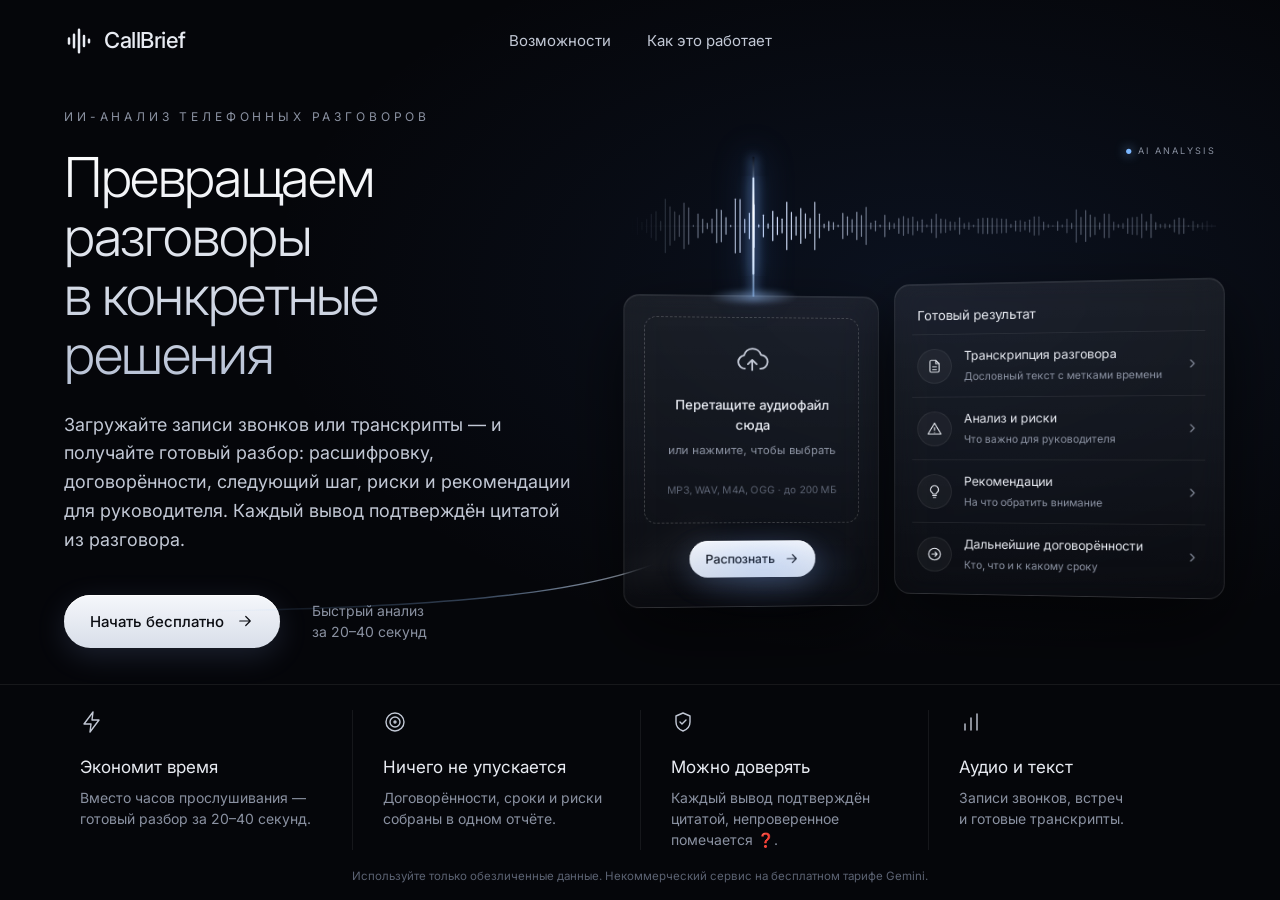
<file: static/index.html>
<!doctype html>
<html lang="ru">
<head>
<meta charset="utf-8">
<meta name="viewport" content="width=device-width, initial-scale=1">
<title>CallBrief — ИИ-анализ разговоров с клиентами</title>
<link rel="preconnect" href="https://fonts.googleapis.com">
<link rel="preconnect" href="https://fonts.gstatic.com" crossorigin>
<link href="https://fonts.googleapis.com/css2?family=Inter:wght@300;400;500;600&display=swap" rel="stylesheet">
<style>
  :root {
    --bg: #05060a;
    --line: rgba(255, 255, 255, .07);
    --line-2: rgba(255, 255, 255, .12);
    --text: #e8ebf2;
    --text-2: #c2c8d5;
    --muted: #8a91a1;
    --dim: #5b6272;
    --accent: #7cb8ff;
    --glow: rgba(96, 165, 255, .45);
    --ok: #3dd6a8;
    --ok-bg: rgba(61, 214, 168, .1);
    --ok-line: rgba(61, 214, 168, .28);
    --miss: #f2b35b;
    --miss-bg: rgba(242, 179, 91, .1);
    --miss-line: rgba(242, 179, 91, .28);
    --high: #ff6f6f;
    --med: #f2b35b;
    --low: #86b8a2;
    --manager: #8f9bff;
    --client: #f2f4f8;
    --radius: 18px;
    --font: "Inter", system-ui, -apple-system, "Segoe UI", Roboto, Arial, sans-serif;
  }
  * { box-sizing: border-box; }
  [hidden] { display: none !important; }
  html { scroll-behavior: smooth; }
  body { margin: 0; background: var(--bg); color: var(--text); font: 15px/1.55 var(--font); -webkit-font-smoothing: antialiased; }
  a { color: inherit; text-decoration: none; }
  button { font: inherit; color: inherit; cursor: pointer; }
  button:disabled { opacity: .45; cursor: not-allowed; }
  .i { width: 18px; height: 18px; flex: none; stroke: currentColor; fill: none; stroke-width: 1.6; stroke-linecap: round; stroke-linejoin: round; }
  .logo-mark { width: 30px; height: 30px; stroke: currentColor; stroke-width: 2; stroke-linecap: round; fill: none; }
  .brand { display: inline-flex; align-items: center; gap: 10px; font-size: 22px; font-weight: 500; letter-spacing: -.02em; }

  /* ---------- Кнопки ---------- */
  .btn-pill { display: inline-flex; align-items: center; gap: 12px; background: linear-gradient(180deg, #f5f7fb, #d8dee9); color: #0b0d12;
    border: 0; border-radius: 999px; padding: 15px 26px; font-weight: 500; font-size: 15px;
    box-shadow: 0 8px 30px rgba(160, 190, 255, .15), inset 0 1px 0 #fff; transition: transform .15s, box-shadow .15s; }
  .btn-pill:hover:not(:disabled) { transform: translateY(-1px); box-shadow: 0 12px 40px rgba(160, 190, 255, .28), inset 0 1px 0 #fff; }
  .btn-pill.sm { padding: 10px 18px; font-size: 14px; gap: 10px; }
  .btn-outline { border: 1px solid var(--line-2); background: rgba(255, 255, 255, .03); padding: 10px 20px; border-radius: 14px; font-size: 15px; transition: background .2s; }
  .btn-outline:hover { background: rgba(255, 255, 255, .07); }
  .btn-ghost { display: inline-flex; align-items: center; gap: 10px; padding: 11px 18px; border-radius: 12px; border: 1px solid var(--line-2);
    background: rgba(255, 255, 255, .03); font-size: 14px; white-space: nowrap; transition: background .2s; }
  .btn-ghost:hover:not(:disabled) { background: rgba(255, 255, 255, .07); }
  .btn-ghost.icon { padding: 11px 13px; }
  .btn-ghost.danger { color: #ff9d9d; }
  .icon-btn { border: 1px solid var(--line); background: rgba(255, 255, 255, .04); border-radius: 10px; width: 36px; height: 36px; display: grid; place-items: center; flex: none; }
  .icon-btn:hover { background: rgba(255, 255, 255, .08); }
  .link-btn { background: none; border: 0; color: var(--accent); font-size: 13px; display: inline-flex; gap: 6px; align-items: center; padding: 0; }
  .link-btn:hover { text-decoration: underline; }
  .link-btn .i { width: 14px; height: 14px; }

  /* ================= ЛЕНДИНГ ================= */
  /* Один экран без прокрутки: шапка, первый экран и полоса преимуществ */
  .landing { position: relative; height: 100vh; height: 100dvh; min-height: 600px; display: flex; flex-direction: column; overflow: hidden;
    background: radial-gradient(1100px 620px at 72% 32%, rgba(60, 110, 200, .11), transparent 60%), var(--bg); }
  .wrap { width: 100%; max-width: 1360px; margin: 0 auto; padding-inline: clamp(16px, 5vw, 72px); }
  .l-header { display: grid; grid-template-columns: 1fr auto 1fr; align-items: center; gap: 24px; height: clamp(64px, 9vh, 88px); flex: none; }
  .l-nav { display: flex; gap: 36px; }
  .l-nav button { background: none; border: 0; color: var(--text-2); font-size: 15px; padding: 6px 0; transition: color .2s; }
  .l-nav button:hover, .l-nav button[aria-expanded="true"] { color: #fff; }

  .hero { flex: 1; min-height: 0; display: grid; grid-template-columns: minmax(0, 1fr) minmax(0, 1.12fr); gap: clamp(20px, 3vw, 48px); align-items: center; padding-block: 1vh 2vh; }
  .eyebrow { font-size: 12px; letter-spacing: .32em; text-transform: uppercase; color: var(--muted); }
  .hero h1 { font-weight: 300; font-size: clamp(34px, min(4.3vw, 7.2vh), 66px); line-height: 1.07; letter-spacing: -.025em; margin: clamp(12px, 2.4vh, 22px) 0 clamp(14px, 3vh, 28px);
    background: linear-gradient(180deg, #fff, #b7c1d5); -webkit-background-clip: text; background-clip: text; color: transparent; }
  .lead { font-size: clamp(15px, 2.1vh, 18px); line-height: 1.6; color: var(--text-2); max-width: 520px; margin: 0 0 clamp(20px, 4.5vh, 40px); }
  .hero-cta { display: flex; align-items: center; gap: 32px; flex-wrap: wrap; }
  .cta-note { color: var(--muted); font-size: 14px; line-height: 1.5; }

  /* Визуал: сцена фиксированного размера, масштабируется под свободное место */
  .hero-visual { position: relative; height: 100%; min-height: 0; }
  .hv-stage { position: absolute; left: 50%; top: 50%; width: 680px; height: 540px; transform: translate(-50%, -50%) scale(var(--s, 1)); transform-origin: center; }
  .hv-badge { position: absolute; right: 0; top: 0; font-size: 10.5px; letter-spacing: .22em; color: var(--muted); display: flex; align-items: center; gap: 8px; }
  .hv-badge .dot { width: 6px; height: 6px; border-radius: 50%; background: var(--accent); box-shadow: 0 0 12px var(--accent); }
  .hv-wave { position: absolute; left: 0; top: 36px; width: 100%; height: 116px; pointer-events: none; }
  .hv-beam { position: absolute; top: 14px; height: 160px; width: 2px; left: 145px; border-radius: 2px; pointer-events: none;
    background: linear-gradient(180deg, rgba(160, 200, 255, 0), rgba(170, 205, 255, .6) 18%, #fff 40%, #e2eeff 62%, rgba(140, 190, 255, .7));
    box-shadow: 0 0 12px 1px rgba(120, 175, 255, .75), 0 0 42px 6px rgba(90, 150, 255, .22); }
  .hv-hit { position: absolute; width: 150px; height: 28px; pointer-events: none;
    background: radial-gradient(50% 50% at 50% 50%, rgba(160, 200, 255, .5), transparent 70%); filter: blur(3px); }
  .hv-curve { position: absolute; left: -75%; top: 250px; width: 150%; height: 300px; pointer-events: none; }
  .hv-cards { position: absolute; left: 0; right: 0; top: 176px; display: grid; grid-template-columns: 0.92fr 1.18fr; gap: 18px; perspective: 1400px; }
  .glass-card { background: linear-gradient(180deg, rgba(255, 255, 255, .065), rgba(255, 255, 255, .015)); border: 1px solid rgba(255, 255, 255, .11);
    border-radius: 18px; box-shadow: 0 30px 80px rgba(0, 0, 0, .65), inset 0 1px 0 rgba(255, 255, 255, .07);
    -webkit-backdrop-filter: blur(14px); backdrop-filter: blur(14px); }
  .hv-upload { padding: 24px 22px 22px; display: flex; flex-direction: column; align-items: center; gap: 20px; transform: rotateY(5deg); transform-origin: right center; }
  .hv-upload .drop { min-height: 230px; }
  .hv-result { padding: 20px 20px 10px; transform: rotateY(-9deg) translateY(-14px); transform-origin: left center; }
  .hv-title { font-size: 15px; margin: 4px 6px 10px; }
  .hv-row { display: flex; align-items: center; gap: 14px; padding: 13px 6px; border-top: 1px solid var(--line); }
  .hv-ico { width: 40px; height: 40px; border-radius: 50%; display: grid; place-items: center; background: rgba(255, 255, 255, .04); border: 1px solid var(--line); flex: none; }
  .hv-row strong { display: block; font-weight: 400; font-size: 14px; }
  .hv-row small { color: var(--muted); font-size: 12px; }
  .hv-row .chev { margin-left: auto; color: var(--muted); width: 16px; height: 16px; }
  .hv-floor { position: absolute; left: 0; width: 46%; bottom: -24px; height: 110px;
    background: radial-gradient(50% 55% at 50% 30%, rgba(120, 170, 255, .28), transparent 70%); filter: blur(12px); pointer-events: none; }

  .strip { flex: none; display: grid; grid-template-columns: repeat(4, 1fr); border-top: 1px solid var(--line); padding-block: clamp(14px, 2.8vh, 32px) clamp(10px, 2vh, 22px); }
  .strip-item { padding: 0 30px; border-left: 1px solid var(--line); }
  .strip-item:first-child { border-left: 0; padding-left: 16px; }
  .strip-item .i { width: 24px; height: 24px; color: var(--text-2); stroke-width: 1.4; }
  .strip h3 { font-weight: 400; font-size: clamp(15px, 2vh, 17px); margin: clamp(8px, 1.6vh, 16px) 0 6px; }
  .strip p { color: var(--muted); margin: 0; font-size: clamp(12.5px, 1.7vh, 14px); line-height: 1.5; }
  .l-note { flex: none; text-align: center; color: var(--dim); font-size: 11.5px; padding-bottom: clamp(8px, 1.6vh, 16px); }

  /* Всплывающие окна «Возможности» и «Как это работает» */
  .modal-back { position: fixed; inset: 0; z-index: 40; display: grid; place-items: center; padding: 24px 16px;
    background: rgba(3, 4, 8, .62); -webkit-backdrop-filter: blur(8px); backdrop-filter: blur(8px); animation: fade .2s ease; }
  .modal { position: relative; width: min(1000px, 100%); max-height: calc(100vh - 48px); overflow: auto; padding: clamp(22px, 3vw, 36px);
    background: linear-gradient(180deg, rgba(20, 24, 34, .97), rgba(10, 12, 18, .97)); animation: pop .22s ease; }
  .modal-close { position: absolute; top: 16px; right: 16px; }
  .modal-note { color: var(--muted); font-size: 13px; margin: 22px 0 0; }
  @keyframes fade { from { opacity: 0; } }
  @keyframes pop { from { opacity: 0; transform: translateY(10px) scale(.98); } }
  .section-head { max-width: 680px; margin-bottom: 26px; padding-right: 44px; }
  .section-head h2 { font-weight: 300; font-size: clamp(26px, 3vw, 38px); letter-spacing: -.02em; line-height: 1.15; margin: 12px 0 10px; }
  .section-head p { color: var(--muted); margin: 0; font-size: 15px; }
  .feature-grid { display: grid; grid-template-columns: repeat(3, 1fr); gap: 18px; }
  .feature { padding: 26px; border-radius: var(--radius); border: 1px solid var(--line); background: linear-gradient(180deg, rgba(255, 255, 255, .035), rgba(255, 255, 255, .01)); }
  .feature .hv-ico { margin-bottom: 20px; }
  .feature h3 { font-weight: 500; font-size: 17px; margin: 0 0 8px; }
  .feature p { color: var(--muted); margin: 0; font-size: 14px; }
  .steps-grid { display: grid; grid-template-columns: repeat(3, 1fr); gap: 18px; counter-reset: step; }
  .step { position: relative; padding: 28px 26px; border-radius: var(--radius); border: 1px solid var(--line); }
  .step-num { font-size: 13px; letter-spacing: .2em; color: var(--accent); }
  .step h3 { font-weight: 500; font-size: 18px; margin: 14px 0 8px; }
  .step p { color: var(--muted); margin: 0; font-size: 14px; }

  /* ================= ПРИЛОЖЕНИЕ ================= */
  .app { display: grid; grid-template-columns: 248px minmax(0, 1fr); min-height: 100vh;
    background: radial-gradient(900px 500px at 60% -10%, rgba(70, 120, 210, .08), transparent 60%), var(--bg); }
  .side { position: sticky; top: 0; height: 100vh; display: flex; flex-direction: column; padding: 26px 18px 22px; border-right: 1px solid var(--line); }
  .side .brand { padding: 0 10px 34px; }
  .side-nav { display: flex; flex-direction: column; gap: 6px; }
  .side-nav a { display: flex; align-items: center; gap: 14px; padding: 12px 16px; border-radius: 12px; color: var(--text-2); border: 1px solid transparent; transition: background .2s, color .2s; }
  .side-nav a:hover { background: rgba(255, 255, 255, .03); color: #fff; }
  .side-nav a.active { background: linear-gradient(180deg, rgba(255, 255, 255, .07), rgba(255, 255, 255, .03)); border-color: var(--line); color: #fff; }
  .nav-count { margin-left: auto; font-size: 12px; color: var(--muted); }
  .side-card { margin-top: auto; display: flex; gap: 12px; padding: 18px; border: 1px solid var(--line); border-radius: 14px; background: rgba(255, 255, 255, .02); }
  .side-card strong { display: block; font-weight: 500; font-size: 13px; margin-bottom: 4px; }
  .side-card span { font-size: 12px; color: var(--muted); line-height: 1.45; display: block; }
  .main { min-width: 0; padding: 0 clamp(16px, 2.4vw, 32px) 48px; }
  .topbar { display: flex; align-items: center; gap: 16px; height: 72px; border-bottom: 1px solid var(--line); margin-bottom: 30px; }
  .back { display: inline-flex; align-items: center; gap: 10px; color: var(--text-2); font-size: 14px; }
  .back:hover { color: #fff; }
  .spacer { flex: 1; }
  .status-pill { display: inline-flex; align-items: center; gap: 8px; font-size: 13px; color: var(--text-2); padding: 7px 14px; border: 1px solid var(--line); border-radius: 999px; background: rgba(255, 255, 255, .02); white-space: nowrap; }
  .status-pill .dot { width: 7px; height: 7px; border-radius: 50%; background: var(--dim); }
  .status-pill.ok .dot { background: var(--ok); box-shadow: 0 0 10px var(--ok); }
  .status-pill.warn .dot { background: var(--miss); box-shadow: 0 0 10px var(--miss); }
  .status-pill.err .dot { background: var(--high); box-shadow: 0 0 10px var(--high); }

  .page-head { display: flex; align-items: flex-start; justify-content: space-between; gap: 20px; flex-wrap: wrap; margin-bottom: 26px; }
  .page-head h1 { font-size: 30px; font-weight: 500; letter-spacing: -.02em; margin: 0 0 12px; }
  .sub { color: var(--muted); margin: 0; }
  .meta { display: flex; flex-wrap: wrap; gap: 10px 16px; color: var(--text-2); font-size: 14px; align-items: center; }
  .meta > span { display: inline-flex; align-items: center; gap: 8px; }
  .meta .i { width: 16px; height: 16px; color: var(--muted); }
  .meta .sep { width: 3px; height: 3px; border-radius: 50%; background: var(--dim); }
  .meta .ok-text { color: var(--ok); }
  .meta .ok-text .i { color: var(--ok); }
  .meta .miss-text { color: var(--miss); }
  .meta .miss-text .i { color: var(--miss); }
  .head-actions { display: flex; gap: 12px; align-items: center; flex-wrap: wrap; }

  .card { background: linear-gradient(180deg, rgba(255, 255, 255, .035), rgba(255, 255, 255, .012)); border: 1px solid var(--line); border-radius: var(--radius); padding: 22px; }
  .card-head { display: flex; justify-content: space-between; align-items: baseline; gap: 12px; margin-bottom: 16px; flex-wrap: wrap; }
  .card-head h2, .card-title { margin: 0; font-size: 16px; font-weight: 500; }
  .hint { color: var(--muted); font-size: 12.5px; }

  .alert { border-radius: 14px; padding: 14px 18px; margin-bottom: 20px; font-size: 14px; border: 1px solid; }
  .alert-error { background: rgba(255, 111, 111, .08); border-color: rgba(255, 111, 111, .3); color: #ffbcbc; }
  .alert-info { background: rgba(124, 184, 255, .07); border-color: rgba(124, 184, 255, .25); color: #d2e5ff; }
  .alert ol { margin: 8px 0 0; padding-left: 20px; color: var(--text-2); }
  .alert code { background: rgba(255, 255, 255, .08); padding: 1px 6px; border-radius: 5px; }
  .alert a { color: var(--accent); text-decoration: underline; }

  /* Новый анализ */
  .new-grid { display: grid; grid-template-columns: minmax(0, 1fr) minmax(0, 1.3fr); gap: 24px; align-items: stretch; }
  .new-grid .card { display: flex; flex-direction: column; }
  .drop { display: flex; flex-direction: column; align-items: center; justify-content: center; text-align: center; gap: 6px; width: 100%;
    border: 1px dashed rgba(255, 255, 255, .2); border-radius: 14px; padding: 28px 18px; cursor: pointer; color: var(--muted); transition: border-color .2s, background .2s; min-height: 250px; }
  .drop:hover, .drop.over { border-color: rgba(124, 184, 255, .65); background: rgba(124, 184, 255, .05); }
  .drop input { display: none; }
  .drop strong { color: var(--text); font-weight: 500; font-size: 15px; margin-top: 14px; }
  .drop span { font-size: 13px; }
  .drop small { font-size: 11.5px; color: var(--dim); margin-top: 22px; letter-spacing: .02em; }
  .drop .big-i { width: 40px; height: 40px; stroke-width: 1.2; color: var(--text-2); }
  .drop.has-file { border-style: solid; border-color: rgba(124, 184, 255, .4); }
  .drop.has-file span { color: var(--accent); }
  .file-row { display: flex; align-items: center; gap: 14px; padding: 16px; border: 1px solid rgba(124, 184, 255, .3); border-radius: 14px; background: rgba(124, 184, 255, .05); }
  .file-row .i { color: var(--accent); width: 22px; height: 22px; }
  .file-meta { min-width: 0; flex: 1; }
  .file-meta strong { display: block; font-weight: 500; white-space: nowrap; overflow: hidden; text-overflow: ellipsis; }
  .file-meta span { font-size: 12.5px; color: var(--muted); }
  .card-note { color: var(--muted); font-size: 13px; margin: 16px 0 0; }
  .chips { display: flex; gap: 8px; flex-wrap: wrap; align-items: center; margin-bottom: 12px; font-size: 13px; color: var(--muted); }
  .chip { border: 1px solid var(--line-2); background: rgba(255, 255, 255, .03); border-radius: 999px; padding: 6px 14px; font-size: 13px; color: var(--text-2); transition: border-color .2s, color .2s; }
  .chip:hover:not(:disabled) { border-color: rgba(124, 184, 255, .55); color: #fff; }
  textarea { width: 100%; flex: 1; min-height: 340px; height: 46vh; resize: vertical; background: rgba(0, 0, 0, .28); border: 1px solid var(--line);
    border-radius: 14px; color: var(--text); padding: 16px; font: 14px/1.65 var(--font); }
  textarea:focus { outline: none; border-color: rgba(124, 184, 255, .5); box-shadow: 0 0 0 3px rgba(124, 184, 255, .1); }
  textarea::placeholder { color: var(--dim); }
  .row { display: flex; align-items: center; gap: 16px; margin-top: 16px; flex-wrap: wrap; }
  .progress { display: flex; align-items: center; gap: 18px; margin-bottom: 22px; }
  .spinner { width: 38px; height: 38px; border-radius: 50%; border: 2px solid rgba(255, 255, 255, .1); border-top-color: var(--accent);
    animation: spin .9s linear infinite; box-shadow: 0 0 22px rgba(111, 179, 255, .25); flex: none; }
  @keyframes spin { to { transform: rotate(360deg); } }
  .progress strong { display: block; font-weight: 500; }
  .progress span { color: var(--muted); font-size: 13px; }
  .progress .time-big { margin-left: auto; font-variant-numeric: tabular-nums; color: var(--text-2); font-size: 14px; }

  /* Результат */
  .result-grid { display: grid; grid-template-columns: minmax(0, 1.9fr) minmax(300px, 1fr); gap: 24px; align-items: start; }
  .col-main, .col-side { display: flex; flex-direction: column; gap: 22px; min-width: 0; }
  .player .card-title { margin-bottom: 14px; }
  .wave { position: relative; height: 76px; cursor: pointer; }
  .wave-bars { display: flex; align-items: center; gap: clamp(1px, .25vw, 2px); height: 100%; overflow: hidden; }
  .wave-bars span { flex: 1; min-width: 0; border-radius: 2px; background: rgba(200, 215, 245, .3); transition: background .15s; }
  .wave-bars span.played { background: linear-gradient(180deg, #c7dfff, #78b6ff); }
  .wave-bars.placeholder span { opacity: .5; }
  .wave-head { position: absolute; top: -8px; bottom: -8px; width: 2px; left: 0; background: #fff; box-shadow: 0 0 16px 3px var(--glow); pointer-events: none; border-radius: 2px; }
  .controls { display: flex; align-items: center; gap: 14px; margin-top: 18px; }
  .play { width: 46px; height: 46px; border-radius: 50%; border: 1px solid var(--line-2); background: rgba(255, 255, 255, .07); display: grid; place-items: center; flex: none; transition: background .2s; }
  .play:hover { background: rgba(255, 255, 255, .13); }
  .time { font-variant-numeric: tabular-nums; color: var(--text-2); font-size: 14px; white-space: nowrap; }
  .range { -webkit-appearance: none; appearance: none; height: 4px; border-radius: 4px; outline: none; cursor: pointer;
    background: linear-gradient(90deg, var(--accent) var(--p, 0%), rgba(255, 255, 255, .1) var(--p, 0%)); }
  .range::-webkit-slider-thumb { -webkit-appearance: none; width: 12px; height: 12px; border-radius: 50%; background: #fff; box-shadow: 0 0 10px var(--glow); }
  .range::-moz-range-thumb { width: 12px; height: 12px; border: 0; border-radius: 50%; background: #fff; box-shadow: 0 0 10px var(--glow); }
  #seek { flex: 1; min-width: 80px; }
  #volume { width: 84px; }
  .pill-btn { border: 1px solid var(--line); background: rgba(255, 255, 255, .04); border-radius: 10px; padding: 7px 12px; font-size: 13px; font-variant-numeric: tabular-nums; }
  .pill-btn:hover { background: rgba(255, 255, 255, .08); }
  .vol { display: flex; align-items: center; gap: 8px; }
  .no-audio { display: flex; gap: 14px; align-items: center; color: var(--muted); font-size: 14px; }

  .tabs-card { padding: 0; display: flex; flex-direction: column; }
  .tabs { display: flex; gap: 4px; padding: 0 18px; border-bottom: 1px solid var(--line); overflow-x: auto; scrollbar-width: none; }
  .tab { background: none; border: 0; padding: 19px 14px 17px; color: var(--muted); font-size: 15px; position: relative; white-space: nowrap; transition: color .2s; }
  .tab:hover { color: var(--text-2); }
  .tab.active { color: #fff; }
  .tab.active::after { content: ""; position: absolute; left: 12px; right: 12px; bottom: -1px; height: 2px; border-radius: 2px;
    background: linear-gradient(90deg, #9cc7ff, #fff); box-shadow: 0 0 12px var(--glow); }
  .tab-count { font-size: 12px; color: var(--muted); margin-left: 6px; padding: 1px 7px; border-radius: 999px; background: rgba(255, 255, 255, .06); }
  .tab-body { padding: 16px 20px; max-height: 640px; min-height: 280px; overflow: auto; }
  .tabs-foot { display: flex; justify-content: space-between; align-items: center; gap: 12px; padding: 14px 20px; border-top: 1px solid var(--line); font-size: 12.5px; color: var(--muted); flex-wrap: wrap; }

  .tline { display: grid; grid-template-columns: 58px 12px minmax(0, 1fr); gap: 0 12px; padding: 12px 10px; border-radius: 12px; transition: background .35s; }
  .tline .t { font-variant-numeric: tabular-nums; color: var(--muted); font-size: 13px; background: none; border: 0; padding: 1px 0 0; text-align: left; align-self: start; }
  .tline button.t:hover { color: var(--accent); }
  .tline .dot { width: 7px; height: 7px; border-radius: 50%; margin-top: 7px; background: var(--dim); }
  .tline.client .dot { background: var(--client); }
  .tline.manager .dot { background: var(--manager); }
  .tline .who { font-size: 12.5px; color: var(--muted); margin-bottom: 2px; }
  .tline .txt { color: var(--text); line-height: 1.6; }
  .tline.flash { background: rgba(111, 179, 255, .14); }
  .tline.playing { background: rgba(255, 255, 255, .045); }
  .tline.playing .t { color: #fff; }

  .sec-title { font-size: 12px; letter-spacing: .14em; text-transform: uppercase; color: var(--muted); margin: 10px 0 12px; }
  .sec-title:not(:first-child) { margin-top: 28px; }
  .summary-text { font-size: 15.5px; line-height: 1.65; color: var(--text); margin: 0; }
  .items { display: flex; flex-direction: column; gap: 12px; }
  .item { border: 1px solid var(--line); border-radius: 14px; padding: 16px 18px; background: rgba(255, 255, 255, .015); }
  .item.risk-high { border-left: 3px solid var(--high); }
  .item.risk-medium { border-left: 3px solid var(--med); }
  .item.risk-low { border-left: 3px solid var(--low); }
  .item-title { font-size: 15px; font-weight: 500; line-height: 1.45; }
  .item-meta { display: flex; gap: 8px; flex-wrap: wrap; margin-top: 10px; }
  .tag { display: inline-flex; align-items: center; gap: 6px; font-size: 12px; padding: 3px 10px; border-radius: 999px; background: rgba(255, 255, 255, .05); color: var(--text-2); border: 1px solid var(--line); white-space: nowrap; }
  .tag .i { width: 13px; height: 13px; }
  .tag.ok { background: var(--ok-bg); color: var(--ok); border-color: var(--ok-line); }
  .tag.miss { background: var(--miss-bg); color: var(--miss); border-color: var(--miss-line); }
  .tag.muted { color: var(--muted); }
  .tag.ai { color: #c4b8ff; border-color: rgba(160, 140, 255, .3); background: rgba(160, 140, 255, .08); }
  .tag.lvl-high { color: var(--high); border-color: rgba(255, 111, 111, .3); background: rgba(255, 111, 111, .08); }
  .tag.lvl-medium { color: var(--med); border-color: var(--miss-line); background: var(--miss-bg); }
  .tag.lvl-low { color: var(--low); border-color: rgba(134, 184, 162, .3); background: rgba(134, 184, 162, .08); }
  .quote { margin-top: 12px; padding: 4px 0 4px 14px; border-left: 2px solid rgba(255, 255, 255, .15); font-style: italic; color: var(--muted); font-size: 13.5px; line-height: 1.55; }
  .item .link-btn { margin-top: 10px; }
  .bullets { margin: 0; padding-left: 18px; }
  .bullets li { margin: 8px 0; color: var(--text-2); }
  .bullets li::marker { color: var(--accent); }
  .empty-state { padding: 38px 10px; text-align: center; color: var(--muted); }

  .side-head { display: flex; align-items: center; gap: 14px; margin-bottom: 14px; }
  .side-head h3 { margin: 0; font-size: 16px; font-weight: 500; }
  .side-head small { color: var(--muted); font-size: 12px; }
  .ring { width: 44px; height: 44px; border-radius: 50%; display: grid; place-items: center; flex: none;
    background: radial-gradient(circle, rgba(61, 214, 168, .2), rgba(61, 214, 168, .04)); border: 1px solid rgba(61, 214, 168, .32); color: var(--ok); box-shadow: 0 0 20px rgba(61, 214, 168, .15); }
  .head-ico { width: 38px; height: 38px; border-radius: 10px; display: grid; place-items: center; flex: none; background: rgba(255, 255, 255, .04); border: 1px solid var(--line); }
  .head-ico.flag { color: #ff5f7a; background: rgba(255, 95, 122, .08); border-color: rgba(255, 95, 122, .25); }
  .head-ico.cal { color: var(--ok); background: var(--ok-bg); border-color: var(--ok-line); }
  .kv { display: flex; gap: 14px; padding: 11px 0; align-items: flex-start; }
  .kv-ico { width: 36px; height: 36px; border-radius: 10px; display: grid; place-items: center; flex: none; background: rgba(255, 255, 255, .04); border: 1px solid var(--line); color: var(--text-2); }
  .kv-ico .i { width: 16px; height: 16px; }
  .kv-label { font-size: 13.5px; color: var(--text); }
  .kv-value { font-size: 13.5px; color: var(--muted); margin-top: 3px; display: flex; align-items: center; gap: 10px; flex-wrap: wrap; }
  .meter { display: inline-flex; gap: 6px; }
  .meter i { width: 9px; height: 9px; border-radius: 50%; background: rgba(255, 255, 255, .1); }
  .meter i.on { background: var(--c, var(--accent)); box-shadow: 0 0 8px var(--c, var(--accent)); }
  .next-action { margin: 0 0 6px; color: var(--text); line-height: 1.5; }
  .next-owner { color: var(--muted); font-size: 13px; margin-bottom: 14px; }
  .next-row { display: flex; align-items: center; gap: 12px; flex-wrap: wrap; }
  .pill-status { display: inline-flex; align-items: center; gap: 6px; padding: 6px 12px; border-radius: 10px; font-size: 12.5px; background: var(--ok-bg); color: var(--ok); border: 1px solid var(--ok-line); }
  .pill-status .i { width: 14px; height: 14px; }
  .pill-status.muted { background: rgba(255, 255, 255, .04); color: var(--muted); border-color: var(--line); }
  .pill-status.warn { background: var(--miss-bg); color: var(--miss); border-color: var(--miss-line); }
  .deadline { color: var(--text-2); font-size: 13.5px; }

  .menu-wrap { position: relative; }
  .menu { position: absolute; right: 0; top: calc(100% + 8px); min-width: 250px; background: #10141d; border: 1px solid var(--line-2); border-radius: 14px; padding: 6px; box-shadow: 0 20px 60px rgba(0, 0, 0, .6); z-index: 20; }
  .menu.up { top: auto; bottom: calc(100% + 8px); min-width: 120px; }
  .menu button { display: flex; align-items: center; gap: 10px; width: 100%; background: none; border: 0; padding: 10px 12px; border-radius: 10px; font-size: 14px; color: var(--text-2); text-align: left; }
  .menu button:hover { background: rgba(255, 255, 255, .06); color: #fff; }
  .menu button.sel { color: var(--accent); }
  .menu .danger { color: #ff9d9d; }

  /* Архив и настройки */
  .archive-tools { display: flex; gap: 12px; align-items: center; margin-bottom: 8px; flex-wrap: wrap; }
  .search { flex: 1; min-width: 220px; display: flex; align-items: center; gap: 10px; border: 1px solid var(--line); border-radius: 12px; padding: 0 14px; background: rgba(0, 0, 0, .22); color: var(--muted); }
  .search input { flex: 1; min-width: 0; background: none; border: 0; color: var(--text); padding: 12px 0; font: inherit; outline: none; }
  .arc-row { display: grid; grid-template-columns: 44px minmax(0, 1fr) auto auto; gap: 16px; align-items: center; padding: 16px 12px; border-top: 1px solid var(--line); border-radius: 12px; transition: background .2s; }
  .arc-row:hover { background: rgba(255, 255, 255, .03); }
  .arc-title { font-weight: 500; white-space: nowrap; overflow: hidden; text-overflow: ellipsis; }
  .arc-sub { font-size: 12.5px; color: var(--muted); margin-top: 2px; }
  .arc-summary { font-size: 13px; color: var(--text-2); margin-top: 6px; display: -webkit-box; -webkit-line-clamp: 1; -webkit-box-orient: vertical; overflow: hidden; }
  .arc-tags { display: flex; gap: 6px; flex-wrap: wrap; justify-content: flex-end; }
  .settings-grid { display: grid; grid-template-columns: repeat(2, minmax(0, 1fr)); gap: 22px; align-items: start; }
  .settings-grid .kv { border-top: 1px solid var(--line); padding: 14px 0; }
  pre.code { background: rgba(0, 0, 0, .35); border: 1px solid var(--line); border-radius: 12px; padding: 12px 14px; font: 13px/1.6 ui-monospace, Consolas, monospace; color: var(--text-2); overflow: auto; margin: 10px 0 0; }
  .settings-grid p { color: var(--muted); font-size: 14px; }

  .toast { position: fixed; left: 50%; bottom: 28px; transform: translate(-50%, 20px); opacity: 0; background: #141925; border: 1px solid var(--line-2);
    color: var(--text); padding: 12px 18px; border-radius: 12px; box-shadow: 0 20px 50px rgba(0, 0, 0, .5); transition: opacity .25s, transform .25s; z-index: 50; font-size: 14px; max-width: calc(100vw - 32px); }
  .toast.show { opacity: 1; transform: translate(-50%, 0); }

  /* ---------- Адаптив ---------- */
  @media (max-width: 1180px) {
    .result-grid { grid-template-columns: minmax(0, 1fr); }
    .col-side { display: grid; grid-template-columns: repeat(auto-fit, minmax(280px, 1fr)); }
  }
  @media (max-width: 1100px) {
    .landing { height: auto; min-height: 100vh; overflow: visible; }
    .l-header { grid-template-columns: auto 1fr; }
    .l-nav { justify-content: flex-end; gap: 22px; }
    .hero { grid-template-columns: 1fr; padding-block: 24px; }
    .hero-visual { height: min(84vw, 560px); }
    .strip { grid-template-columns: repeat(2, 1fr); row-gap: 28px; }
    .strip-item:nth-child(3) { border-left: 0; padding-left: 16px; }
    .feature-grid { grid-template-columns: repeat(2, 1fr); }
  }
  @media (max-width: 900px) {
    .app { grid-template-columns: minmax(0, 1fr); grid-template-rows: auto 1fr; }
    .status-pill { min-width: 0; overflow: hidden; text-overflow: ellipsis; }
    .side { position: sticky; top: 0; z-index: 10; height: auto; flex-direction: row; align-items: center; gap: 12px; padding: 10px 16px;
      border-right: 0; border-bottom: 1px solid var(--line); background: rgba(5, 6, 10, .92); -webkit-backdrop-filter: blur(10px); backdrop-filter: blur(10px); overflow-x: auto; }
    .side .brand { padding: 0; font-size: 18px; }
    .side .logo-mark { width: 24px; height: 24px; }
    .side-nav { flex-direction: row; gap: 4px; margin-left: auto; }
    .side-nav a { padding: 8px 12px; gap: 8px; }
    .side-card { display: none; }
    .new-grid, .settings-grid, .steps-grid { grid-template-columns: minmax(0, 1fr); }
    .topbar { height: 60px; margin-bottom: 22px; min-width: 0; }
    .status-pill { max-width: 60%; }
  }
  @media (max-width: 640px) {
    .hero-visual { height: min(92vw, 460px); }
    .l-header .brand { font-size: 19px; }
    .l-nav { gap: 14px; }
    .l-nav button { font-size: 13.5px; }
    .strip, .feature-grid { grid-template-columns: 1fr; }
    .strip-item { border-left: 0 !important; padding: 0 !important; }
    .side-nav .label { display: none; }
    .page-head h1 { font-size: 24px; }
    .arc-row { grid-template-columns: 36px minmax(0, 1fr) auto; }
    .arc-tags { display: none; }
    .controls { flex-wrap: wrap; }
    #seek { order: 5; flex-basis: 100%; }
    .col-side { display: flex; }
  }
</style>
</head>
<body>

<!-- Иконки -->
<svg width="0" height="0" style="position:absolute" aria-hidden="true">
  <defs>
    <symbol id="i-home" viewBox="0 0 24 24"><path d="M3 10.5 12 3l9 7.5"/><path d="M5 9.5V21h14V9.5"/><path d="M10 21v-6h4v6"/></symbol>
    <symbol id="i-analysis" viewBox="0 0 24 24"><circle cx="12" cy="12" r="9"/><circle cx="12" cy="12" r="3.5"/></symbol>
    <symbol id="i-clock" viewBox="0 0 24 24"><circle cx="12" cy="12" r="9"/><path d="M12 7v5l3 2"/></symbol>
    <symbol id="i-gear" viewBox="0 0 24 24"><circle cx="12" cy="12" r="3"/><path d="M19.4 15a1.7 1.7 0 0 0 .3 1.8l.1.1a2 2 0 1 1-2.8 2.8l-.1-.1a1.7 1.7 0 0 0-1.8-.3 1.7 1.7 0 0 0-1 1.5V21a2 2 0 1 1-4 0v-.1a1.7 1.7 0 0 0-1.1-1.5 1.7 1.7 0 0 0-1.8.3l-.1.1a2 2 0 1 1-2.8-2.8l.1-.1a1.7 1.7 0 0 0 .3-1.8 1.7 1.7 0 0 0-1.5-1H3a2 2 0 1 1 0-4h.1a1.7 1.7 0 0 0 1.5-1.1 1.7 1.7 0 0 0-.3-1.8l-.1-.1a2 2 0 1 1 2.8-2.8l.1.1a1.7 1.7 0 0 0 1.8.3H9a1.7 1.7 0 0 0 1-1.5V3a2 2 0 1 1 4 0v.1a1.7 1.7 0 0 0 1 1.5 1.7 1.7 0 0 0 1.8-.3l.1-.1a2 2 0 1 1 2.8 2.8l-.1.1a1.7 1.7 0 0 0-.3 1.8V9a1.7 1.7 0 0 0 1.5 1H21a2 2 0 1 1 0 4h-.1a1.7 1.7 0 0 0-1.5 1z"/></symbol>
    <symbol id="i-bolt" viewBox="0 0 24 24"><path d="M13 2 4 14h7l-1 8 9-12h-7z"/></symbol>
    <symbol id="i-arrow-r" viewBox="0 0 24 24"><path d="M5 12h14M13 6l6 6-6 6"/></symbol>
    <symbol id="i-arrow-l" viewBox="0 0 24 24"><path d="M19 12H5M11 6l-6 6 6 6"/></symbol>
    <symbol id="i-cloud" viewBox="0 0 24 24"><path d="M7 18a4.5 4.5 0 0 1-.6-8.96A6 6 0 0 1 18 8.5a4 4 0 0 1-.5 9.5"/><path d="M12 12v7M9 15l3-3 3 3"/></symbol>
    <symbol id="i-file" viewBox="0 0 24 24"><path d="M14 3H7a2 2 0 0 0-2 2v14a2 2 0 0 0 2 2h10a2 2 0 0 0 2-2V8z"/><path d="M14 3v5h5M9 13h6M9 17h6"/></symbol>
    <symbol id="i-check" viewBox="0 0 24 24"><path d="M20 6 9 17l-5-5"/></symbol>
    <symbol id="i-check-c" viewBox="0 0 24 24"><circle cx="12" cy="12" r="9"/><path d="m8 12 3 3 5-6"/></symbol>
    <symbol id="i-steps" viewBox="0 0 24 24"><circle cx="12" cy="12" r="9"/><path d="M8 12h8M13 9l3 3-3 3"/></symbol>
    <symbol id="i-alert" viewBox="0 0 24 24"><path d="M12 3 2 20h20z"/><path d="M12 10v4M12 17.5v.01"/></symbol>
    <symbol id="i-shield" viewBox="0 0 24 24"><path d="M12 3 5 6v6c0 4.5 3 7.5 7 9 4-1.5 7-4.5 7-9V6z"/><path d="m9 12 2 2 4-4"/></symbol>
    <symbol id="i-target" viewBox="0 0 24 24"><circle cx="12" cy="12" r="9"/><circle cx="12" cy="12" r="5"/><circle cx="12" cy="12" r="1"/></symbol>
    <symbol id="i-bars" viewBox="0 0 24 24"><path d="M6 20v-6M12 20V8M18 20V4"/></symbol>
    <symbol id="i-flag" viewBox="0 0 24 24"><path d="M5 21V4M5 4h11l-2 4 2 4H5"/></symbol>
    <symbol id="i-calendar" viewBox="0 0 24 24"><rect x="3" y="5" width="18" height="16" rx="2"/><path d="M3 10h18M8 3v4M16 3v4"/></symbol>
    <symbol id="i-download" viewBox="0 0 24 24"><path d="M12 4v11M7 10l5 5 5-5M5 20h14"/></symbol>
    <symbol id="i-share" viewBox="0 0 24 24"><circle cx="18" cy="5" r="2.5"/><circle cx="6" cy="12" r="2.5"/><circle cx="18" cy="19" r="2.5"/><path d="m8.2 10.8 7.6-4.4M8.2 13.2l7.6 4.4"/></symbol>
    <symbol id="i-dots" viewBox="0 0 24 24"><circle cx="5" cy="12" r="1.4" fill="currentColor"/><circle cx="12" cy="12" r="1.4" fill="currentColor"/><circle cx="19" cy="12" r="1.4" fill="currentColor"/></symbol>
    <symbol id="i-play" viewBox="0 0 24 24"><path d="M8 5.5v13l10.5-6.5z" fill="currentColor" stroke="none"/></symbol>
    <symbol id="i-pause" viewBox="0 0 24 24"><path d="M7.5 5h3v14h-3zM13.5 5h3v14h-3z" fill="currentColor" stroke="none"/></symbol>
    <symbol id="i-volume" viewBox="0 0 24 24"><path d="M4 9h4l5-4v14l-5-4H4z"/><path d="M16.5 8.5a5 5 0 0 1 0 7M19 6a8.5 8.5 0 0 1 0 12"/></symbol>
    <symbol id="i-mute" viewBox="0 0 24 24"><path d="M4 9h4l5-4v14l-5-4H4z"/><path d="m17 9 5 6M22 9l-5 6"/></symbol>
    <symbol id="i-search" viewBox="0 0 24 24"><circle cx="11" cy="11" r="7"/><path d="m20 20-3.5-3.5"/></symbol>
    <symbol id="i-trash" viewBox="0 0 24 24"><path d="M4 7h16M9 7V4h6v3M6 7l1 13h10l1-13"/></symbol>
    <symbol id="i-chev" viewBox="0 0 24 24"><path d="m9 6 6 6-6 6"/></symbol>
    <symbol id="i-copy" viewBox="0 0 24 24"><rect x="8" y="8" width="12" height="12" rx="2"/><path d="M16 8V5a1 1 0 0 0-1-1H5a1 1 0 0 0-1 1v10a1 1 0 0 0 1 1h3"/></symbol>
    <symbol id="i-plus" viewBox="0 0 24 24"><path d="M12 5v14M5 12h14"/></symbol>
    <symbol id="i-x" viewBox="0 0 24 24"><path d="M6 6l12 12M18 6 6 18"/></symbol>
    <symbol id="i-wave" viewBox="0 0 24 24"><path d="M3 11v2M6 8v8M9 5v14M12 9v6M15 4v16M18 8v8M21 11v2"/></symbol>
    <symbol id="i-text" viewBox="0 0 24 24"><path d="M4 6h16M4 10h16M4 14h10M4 18h7"/></symbol>
    <symbol id="i-quote" viewBox="0 0 24 24"><path d="M7 7h4v4c0 3-1.5 5-4 6M14 7h4v4c0 3-1.5 5-4 6"/></symbol>
    <symbol id="i-bulb" viewBox="0 0 24 24"><path d="M9 18h6M10 21h4M12 3a6 6 0 0 0-3.5 10.9c.6.5 1 1.2 1 2.1h5c0-.9.4-1.6 1-2.1A6 6 0 0 0 12 3z"/></symbol>
    <symbol id="i-help" viewBox="0 0 24 24"><circle cx="12" cy="12" r="9"/><path d="M9.5 9.5a2.5 2.5 0 1 1 3.5 2.3c-.6.3-1 .9-1 1.6v.6M12 17v.01"/></symbol>
    <symbol id="i-user" viewBox="0 0 24 24"><circle cx="12" cy="8" r="4"/><path d="M4 21a8 8 0 0 1 16 0"/></symbol>
    <symbol id="i-users" viewBox="0 0 24 24"><circle cx="9" cy="8" r="3.5"/><path d="M2.5 20a6.5 6.5 0 0 1 13 0M16 4.5a3.5 3.5 0 0 1 0 7M18 14a6.5 6.5 0 0 1 3.5 6"/></symbol>
    <symbol id="i-key" viewBox="0 0 24 24"><circle cx="8" cy="15" r="4"/><path d="m11 12 9-9M17 6l3 3M15 8l2 2"/></symbol>
    <symbol id="i-db" viewBox="0 0 24 24"><ellipse cx="12" cy="6" rx="7" ry="3"/><path d="M5 6v12c0 1.7 3.1 3 7 3s7-1.3 7-3V6M5 12c0 1.7 3.1 3 7 3s7-1.3 7-3"/></symbol>
    <symbol id="i-cpu" viewBox="0 0 24 24"><rect x="6" y="6" width="12" height="12" rx="2"/><path d="M9 2v4M15 2v4M9 18v4M15 18v4M2 9h4M2 15h4M18 9h4M18 15h4"/></symbol>
    <symbol id="i-sparkle" viewBox="0 0 24 24"><path d="M12 3l1.8 5.2L19 10l-5.2 1.8L12 17l-1.8-5.2L5 10l5.2-1.8z"/><path d="M19 16l.7 2.3L22 19l-2.3.7L19 22l-.7-2.3L16 19l2.3-.7z"/></symbol>
  </defs>
</svg>

<!-- ================= ЛЕНДИНГ ================= -->
<div id="landing" class="landing">
  <header class="l-header wrap">
    <a class="brand" href="/"><svg class="logo-mark" viewBox="0 0 24 24"><path d="M4 10v4M8 7v10M12 3v18M16 8v8M20 11v2"/></svg>CallBrief</a>
    <nav class="l-nav">
      <button data-modal="features" aria-haspopup="dialog" aria-expanded="false">Возможности</button>
      <button data-modal="how" aria-haspopup="dialog" aria-expanded="false">Как это работает</button>
    </nav>
  </header>

  <section class="hero wrap">
    <div class="hero-copy">
      <div class="eyebrow">ИИ-анализ телефонных разговоров</div>
      <h1>Превращаем разговоры в&nbsp;конкретные решения</h1>
      <p class="lead">Загружайте записи звонков или транскрипты — и получайте готовый разбор: расшифровку, договорённости, следующий шаг, риски и рекомендации для руководителя. Каждый вывод подтверждён цитатой из разговора.</p>
      <div class="hero-cta">
        <a class="btn-pill" href="/app">Начать бесплатно <svg class="i"><use href="#i-arrow-r"/></svg></a>
        <span class="cta-note">Быстрый анализ<br>за 20–40 секунд</span>
      </div>
    </div>

    <div class="hero-visual" id="heroVisual">
     <div class="hv-stage" id="hvStage">
      <div class="hv-badge"><span class="dot"></span>AI ANALYSIS</div>
      <canvas class="hv-wave" id="heroWave" aria-hidden="true"></canvas>
      <svg class="hv-curve" viewBox="0 0 1000 300" preserveAspectRatio="none" aria-hidden="true">
        <defs><linearGradient id="curveG" x1="0" x2="1"><stop offset="0" stop-color="#7cb8ff" stop-opacity="0"/><stop offset=".55" stop-color="#9cc7ff" stop-opacity=".3"/><stop offset="1" stop-color="#fff" stop-opacity=".9"/></linearGradient></defs>
        <path d="M0 290 C 330 285, 520 265, 590 200" fill="none" stroke="url(#curveG)" stroke-width="1.5"/>
      </svg>
      <div class="hv-cards" id="hvCards">
        <div class="glass-card hv-upload" id="heroUpload">
          <label class="drop" id="heroDrop">
            <input type="file" id="heroFile" accept=".mp3,.wav,.m4a,.ogg,audio/*">
            <svg class="i big-i"><use href="#i-cloud"/></svg>
            <strong>Перетащите аудиофайл сюда</strong>
            <span id="heroFileName">или нажмите, чтобы выбрать</span>
            <small>MP3, WAV, M4A, OGG · до 200 МБ</small>
          </label>
          <button class="btn-pill sm" id="heroRecognize">Распознать <svg class="i"><use href="#i-arrow-r"/></svg></button>
        </div>
        <div class="glass-card hv-result">
          <div class="hv-title">Готовый результат</div>
          <div class="hv-row"><span class="hv-ico"><svg class="i"><use href="#i-file"/></svg></span><div><strong>Транскрипция разговора</strong><small>Дословный текст с метками времени</small></div><svg class="i chev"><use href="#i-chev"/></svg></div>
          <div class="hv-row"><span class="hv-ico"><svg class="i"><use href="#i-alert"/></svg></span><div><strong>Анализ и риски</strong><small>Что важно для руководителя</small></div><svg class="i chev"><use href="#i-chev"/></svg></div>
          <div class="hv-row"><span class="hv-ico"><svg class="i"><use href="#i-bulb"/></svg></span><div><strong>Рекомендации</strong><small>На что обратить внимание</small></div><svg class="i chev"><use href="#i-chev"/></svg></div>
          <div class="hv-row"><span class="hv-ico"><svg class="i"><use href="#i-steps"/></svg></span><div><strong>Дальнейшие договорённости</strong><small>Кто, что и к какому сроку</small></div><svg class="i chev"><use href="#i-chev"/></svg></div>
        </div>
      </div>
      <div class="hv-beam" id="heroBeam" aria-hidden="true"></div>
      <div class="hv-hit" id="heroHit" aria-hidden="true"></div>
      <div class="hv-floor" aria-hidden="true"></div>
     </div>
    </div>
  </section>

  <section class="strip wrap">
    <div class="strip-item"><svg class="i"><use href="#i-bolt"/></svg><h3>Экономит время</h3><p>Вместо часов прослушивания —<br>готовый разбор за 20–40 секунд.</p></div>
    <div class="strip-item"><svg class="i"><use href="#i-target"/></svg><h3>Ничего не упускается</h3><p>Договорённости, сроки и риски<br>собраны в одном отчёте.</p></div>
    <div class="strip-item"><svg class="i"><use href="#i-shield"/></svg><h3>Можно доверять</h3><p>Каждый вывод подтверждён цитатой, непроверенное помечается ❓.</p></div>
    <div class="strip-item"><svg class="i"><use href="#i-bars"/></svg><h3>Аудио и текст</h3><p>Записи звонков, встреч<br>и готовые транскрипты.</p></div>
  </section>
  <div class="l-note">Используйте только обезличенные данные. Некоммерческий сервис на бесплатном тарифе Gemini.</div>
</div>

<!-- Всплывающие окна лендинга -->
<div class="modal-back" id="mFeatures" role="dialog" aria-modal="true" aria-labelledby="mFeaturesTitle" hidden>
  <div class="glass-card modal">
    <button class="icon-btn modal-close" data-close aria-label="Закрыть"><svg class="i"><use href="#i-x"/></svg></button>
    <div class="section-head">
      <div class="eyebrow">Возможности</div>
      <h2 id="mFeaturesTitle">Всё, что руководителю нужно знать о звонке</h2>
      <p>CallBrief извлекает только то, что действительно прозвучало в разговоре, и показывает, откуда взят каждый вывод.</p>
    </div>
    <div class="feature-grid">
      <div class="feature"><span class="hv-ico"><svg class="i"><use href="#i-wave"/></svg></span><h3>Расшифровка аудио</h3><p>MP3, WAV, M4A и OGG до 200 МБ. Дословный текст с метками времени и ролями «Менеджер» и «Клиент».</p></div>
      <div class="feature"><span class="hv-ico"><svg class="i"><use href="#i-check-c"/></svg></span><h3>Договорённости</h3><p>Только то, на что стороны явно согласились. «Подумаем» и «может быть» — не договорённость, а риск.</p></div>
      <div class="feature"><span class="hv-ico"><svg class="i"><use href="#i-steps"/></svg></span><h3>Следующий шаг</h3><p>Кто, что и к какому сроку делает. Сроки сохраняются так, как их назвали в разговоре.</p></div>
      <div class="feature"><span class="hv-ico"><svg class="i"><use href="#i-alert"/></svg></span><h3>Риски и открытые вопросы</h3><p>Конкуренты, сомнения в цене, отсутствие решения — с уровнем риска и списком того, чего не хватает.</p></div>
      <div class="feature"><span class="hv-ico"><svg class="i"><use href="#i-bulb"/></svg></span><h3>Рекомендации</h3><p>Практические советы менеджеру и руководителю — каждый привязан к конкретному моменту разговора.</p></div>
      <div class="feature"><span class="hv-ico"><svg class="i"><use href="#i-share"/></svg></span><h3>Сразу в CRM</h3><p>Комментарий к сделке и задача менеджеру заполняются сами — одна кнопка отправляет их в Битрикс24.</p></div>
    </div>
  </div>
</div>

<div class="modal-back" id="mHow" role="dialog" aria-modal="true" aria-labelledby="mHowTitle" hidden>
  <div class="glass-card modal">
    <button class="icon-btn modal-close" data-close aria-label="Закрыть"><svg class="i"><use href="#i-x"/></svg></button>
    <div class="section-head">
      <div class="eyebrow">Как это работает</div>
      <h2 id="mHowTitle">Три шага от записи до решения</h2>
    </div>
    <div class="steps-grid">
      <div class="step"><div class="step-num">01</div><h3>Загрузите запись или текст</h3><p>Перетащите аудиофайл или вставьте готовый транскрипт. Можно начать с одного из примеров.</p></div>
      <div class="step"><div class="step-num">02</div><h3>ИИ разбирает разговор</h3><p>Gemini извлекает договорённости, шаги, риски и рекомендации — только из того, что было сказано.</p></div>
      <div class="step"><div class="step-num">03</div><h3>Проверьте и поделитесь</h3><p>Сверьте цитаты, послушайте нужный фрагмент записи и отправьте отчёт руководителю.</p></div>
    </div>
    <p class="modal-note">Используйте только обезличенные данные: без имён, телефонов и адресов клиентов. Бесплатный тариф Gemini может использовать запросы для улучшения моделей Google.</p>
    <div class="row"><a class="btn-pill sm" href="/app" data-close>Начать бесплатно <svg class="i"><use href="#i-arrow-r"/></svg></a></div>
  </div>
</div>

<div class="toast" id="toast" role="status" hidden></div>

<script>
// Лендинг: всплывающие окна, анимация первого экрана и загрузка записи в рабочее приложение.
(() => {
  "use strict";
  const $ = (s, r = document) => r.querySelector(s);
  const $$ = (s, r = document) => [...r.querySelectorAll(s)];
  const AUDIO_EXT = ["mp3", "wav", "m4a", "ogg"];
  const MAX_AUDIO = 200 * 1024 * 1024;

  function toast(msg) {
    const t = $("#toast");
    t.textContent = msg;
    t.hidden = false;
    clearTimeout(toast.timer);
    toast.timer = setTimeout(() => { t.hidden = true; }, 4200);
  }
  const fmtSize = (b) => (b >= 1048576 ? (b / 1048576).toFixed(1) + " МБ" : Math.max(1, Math.round(b / 1024)) + " КБ");

  const modals = { features: $("#mFeatures"), how: $("#mHow") };
  let modalOpener = null;
  function openModal(name, opener) {
    closeModal();
    modals[name].hidden = false;
    modalOpener = opener;
    opener.setAttribute("aria-expanded", "true");
    $(".modal-close", modals[name]).focus();
  }
  function closeModal() {
    Object.values(modals).forEach((m) => { m.hidden = true; });
    $$("[data-modal]").forEach((b) => b.setAttribute("aria-expanded", "false"));
    if (modalOpener && !$("#landing").hidden) modalOpener.focus();
    modalOpener = null;
  }
  $$("[data-modal]").forEach((b) => b.addEventListener("click", () => openModal(b.dataset.modal, b)));
  Object.values(modals).forEach((m) => m.addEventListener("click", (e) => {
    if (e.target === m || e.target.closest("[data-close]")) closeModal();
  }));
  document.addEventListener("keydown", (e) => { if (e.key === "Escape") closeModal(); });

  // Сцена первого экрана: масштаб под свободное место, луч над карточкой загрузки, волна на canvas
  const heroNoise = (() => { let x = 7; return Array.from({ length: 512 }, () => { x = (x * 9301 + 49297) % 233280; return x / 233280; }); })();
  function layoutHero() {
    const visual = $("#heroVisual"), stage = $("#hvStage");
    if ($("#landing").hidden || !visual.clientWidth || !visual.clientHeight) return;
    const s = Math.min(visual.clientWidth / stage.offsetWidth, visual.clientHeight / stage.offsetHeight, 1.15);
    stage.style.setProperty("--s", s.toFixed(3));
    const cards = $("#hvCards"), up = $("#heroUpload"), beam = $("#heroBeam"), hit = $("#heroHit");
    const cx = cards.offsetLeft + up.offsetLeft + up.offsetWidth / 2;
    beam.style.left = `${cx - 1}px`;
    beam.style.height = `${cards.offsetTop - beam.offsetTop}px`;
    hit.style.left = `${cx - 75}px`;
    hit.style.top = `${cards.offsetTop - 14}px`;
    drawHeroWave(cx, s);
  }
  function roundBar(ctx, x, y, w, h) {
    ctx.beginPath();
    if (ctx.roundRect) ctx.roundRect(x, y, w, h, w / 2); else ctx.rect(x, y, w, h);
    ctx.fill();
  }
  function drawHeroWave(peakX, scale) {
    const c = $("#heroWave");
    const w = c.offsetWidth, h = c.offsetHeight;
    const ratio = Math.min(3, (window.devicePixelRatio || 1) * scale);
    c.width = Math.round(w * ratio);
    c.height = Math.round(h * ratio);
    const ctx = c.getContext("2d");
    ctx.setTransform(ratio, 0, 0, ratio, 0, 0);
    ctx.clearRect(0, 0, w, h);
    const mid = h / 2, px = peakX - c.offsetLeft;
    // тонкая центральная линия
    const line = ctx.createLinearGradient(0, 0, w, 0);
    line.addColorStop(0, "rgba(200,215,245,0)");
    line.addColorStop(0.3, "rgba(200,215,245,.2)");
    line.addColorStop(1, "rgba(200,215,245,.1)");
    ctx.fillStyle = line;
    ctx.fillRect(0, mid - 0.5, w, 1);
    // зеркальные столбики «речи»: выше и ярче у луча, затухают к краям
    const step = 5.4;
    for (let x = step, i = 0; x < w - 2; x += step, i++) {
      const d = (x - px) / w;
      const near = Math.exp(-(d * d) / 0.03);
      const r1 = heroNoise[i % heroNoise.length], r2 = heroNoise[(i * 7 + 3) % heroNoise.length];
      const syllable = 0.4 + 0.6 * Math.abs(Math.sin(i * 0.21) * Math.sin(i * 0.067 + 1.3));
      let amp = (0.1 + 0.9 * r1 * syllable) * (0.4 + 0.6 * near);
      if (r2 < 0.12) amp *= 0.2;
      const edge = Math.max(0, Math.min(1, x / (w * 0.22), (w - x) / (w * 0.05)));
      const alpha = edge * (0.25 + 0.65 * near + 0.1 * r2);
      const bh = Math.max(2, amp * h * 0.9);
      ctx.fillStyle = `rgba(215,228,255,${alpha.toFixed(3)})`;
      roundBar(ctx, x - 0.7, mid - bh / 2, 1.4, bh);
    }
    // яркий пик в точке луча
    ctx.save();
    ctx.shadowColor = "rgba(120,175,255,.95)";
    ctx.shadowBlur = 16;
    ctx.fillStyle = "#fff";
    roundBar(ctx, px - 1, 2, 2, h - 4);
    ctx.restore();
  }
  window.addEventListener("resize", () => requestAnimationFrame(layoutHero));
  if (document.fonts && document.fonts.ready) document.fonts.ready.then(() => requestAnimationFrame(layoutHero));

  // ---------- Загрузка записи: сразу в рабочее приложение ----------
  let file = null;
  const drop = $("#heroDrop"), input = $("#heroFile"), btn = $("#heroRecognize");

  function setFile(f) {
    const ext = (f.name.split(".").pop() || "").toLowerCase();
    if (!AUDIO_EXT.includes(ext)) { toast("Поддерживаются файлы mp3, wav, m4a и ogg."); return; }
    if (f.size > MAX_AUDIO) { toast("Файл больше 200 МБ."); return; }
    file = f;
    $("#heroFileName").textContent = `${f.name} · ${fmtSize(f.size)}`;
    drop.classList.add("has-file");
  }
  input.addEventListener("change", () => { if (input.files[0]) setFile(input.files[0]); input.value = ""; });
  ["dragenter", "dragover"].forEach((ev) => drop.addEventListener(ev, (e) => { e.preventDefault(); drop.classList.add("over"); }));
  ["dragleave", "drop"].forEach((ev) => drop.addEventListener(ev, (e) => { e.preventDefault(); drop.classList.remove("over"); }));
  drop.addEventListener("drop", (e) => { const f = e.dataTransfer.files[0]; if (f) setFile(f); });

  btn.addEventListener("click", async () => {
    if (!file) { input.click(); return; }
    btn.disabled = true;
    try {
      const form = new FormData();
      form.append("file", file);
      const res = await fetch("/api/calls/upload", { method: "POST", body: form });
      const data = await res.json().catch(() => ({}));
      if (!res.ok) throw new Error(data.message || "Не удалось загрузить запись.");
      location.href = `/app#/calls/${data.id ?? data.call_id}`;
    } catch (err) {
      toast(err.message);
      btn.disabled = false;
    }
  });

  requestAnimationFrame(layoutHero);
})();
</script>
</body>
</html>
</file>
